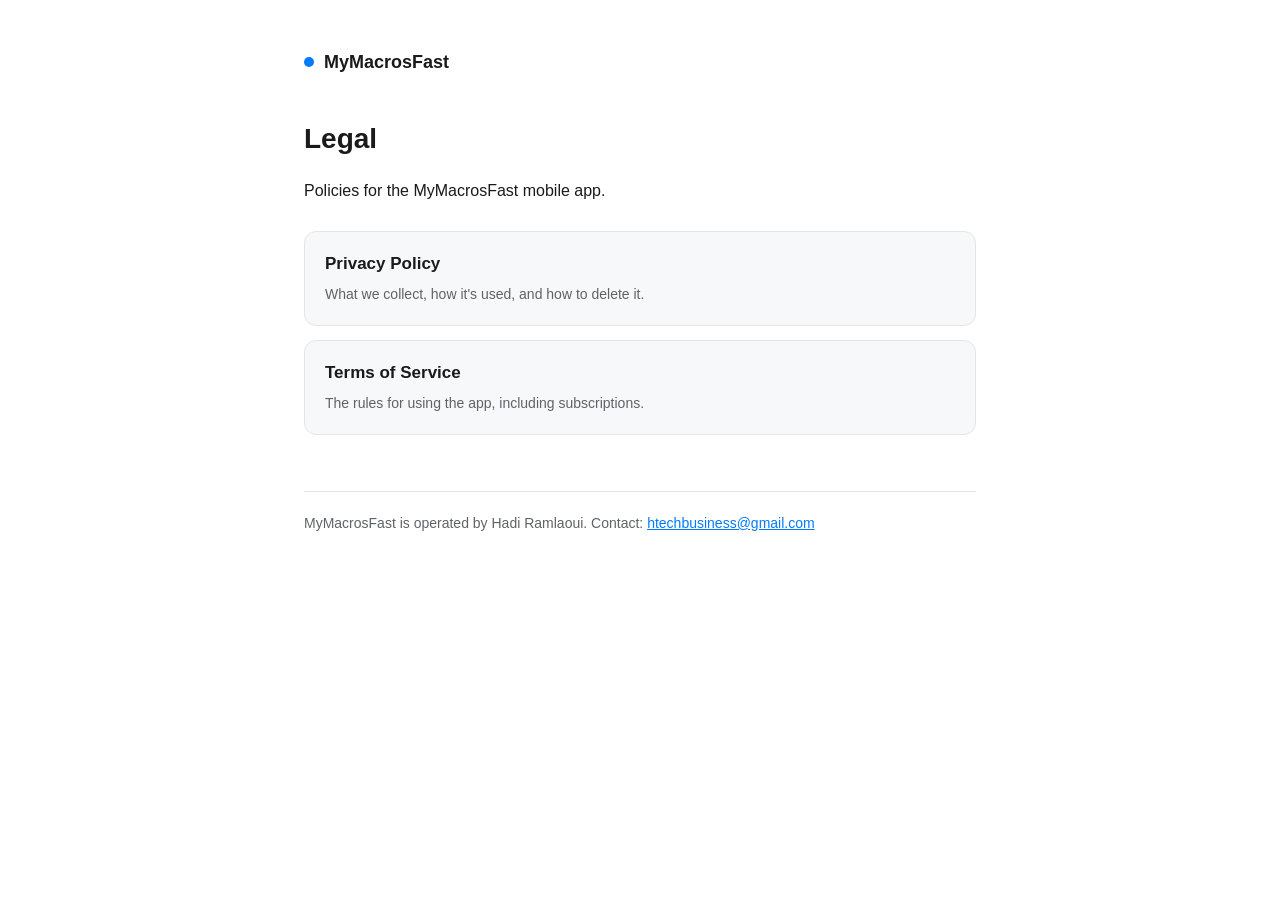
<file: index.html>
<!doctype html>
<html lang="en">
<head>
<meta charset="utf-8">
<meta name="viewport" content="width=device-width, initial-scale=1">
<title>MyMacrosFast — Legal</title>
<link rel="stylesheet" href="style.css">
</head>
<body>
<div class="wrap">
  <header class="page">
    <a class="brand" href="/">
      <span class="brand-dot" aria-hidden="true"></span>
      MyMacrosFast
    </a>
  </header>

  <h1>Legal</h1>
  <p>Policies for the MyMacrosFast mobile app.</p>

  <div class="card-links">
    <a class="card-link" href="privacy.html">
      <strong>Privacy Policy</strong>
      <span>What we collect, how it's used, and how to delete it.</span>
    </a>
    <a class="card-link" href="terms.html">
      <strong>Terms of Service</strong>
      <span>The rules for using the app, including subscriptions.</span>
    </a>
  </div>

  <footer>
    MyMacrosFast is operated by Hadi Ramlaoui. Contact:
    <a href="mailto:htechbusiness@gmail.com">htechbusiness@gmail.com</a>
  </footer>
</div>
</body>
</html>
</file>
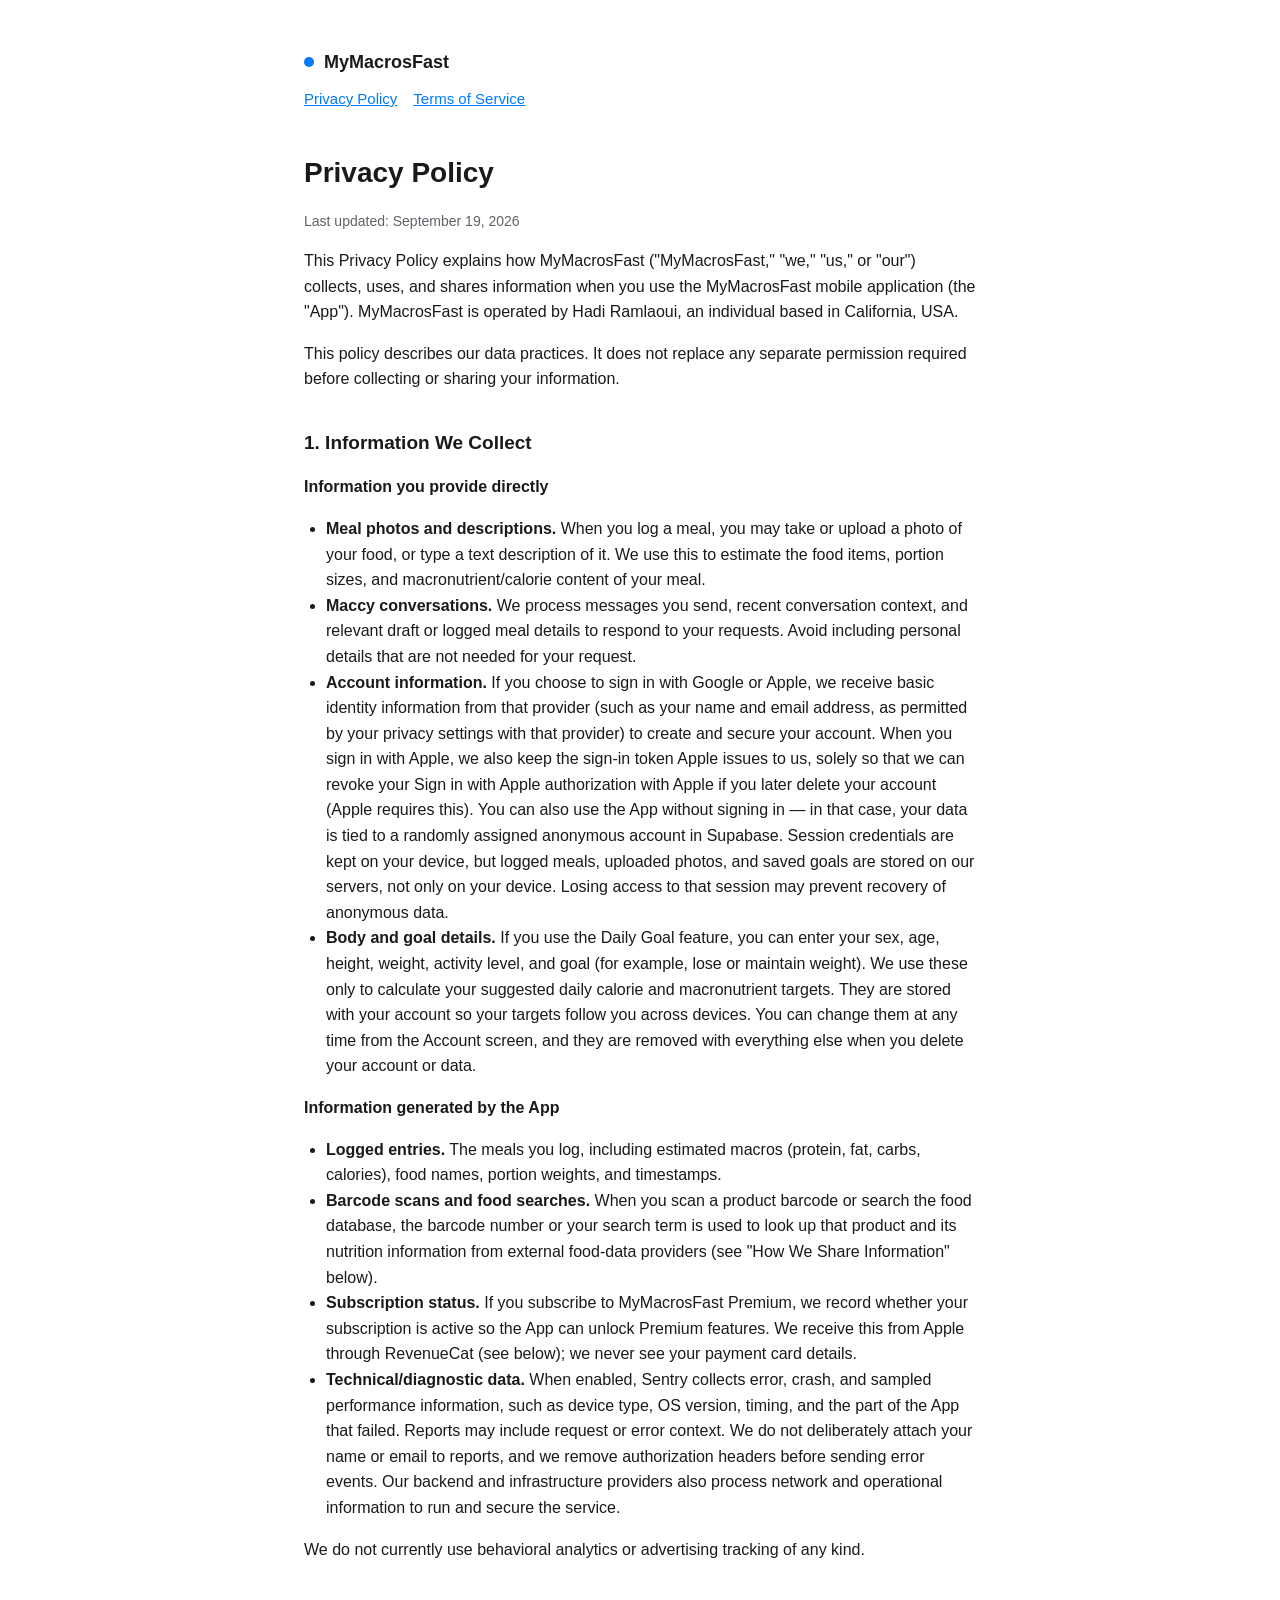
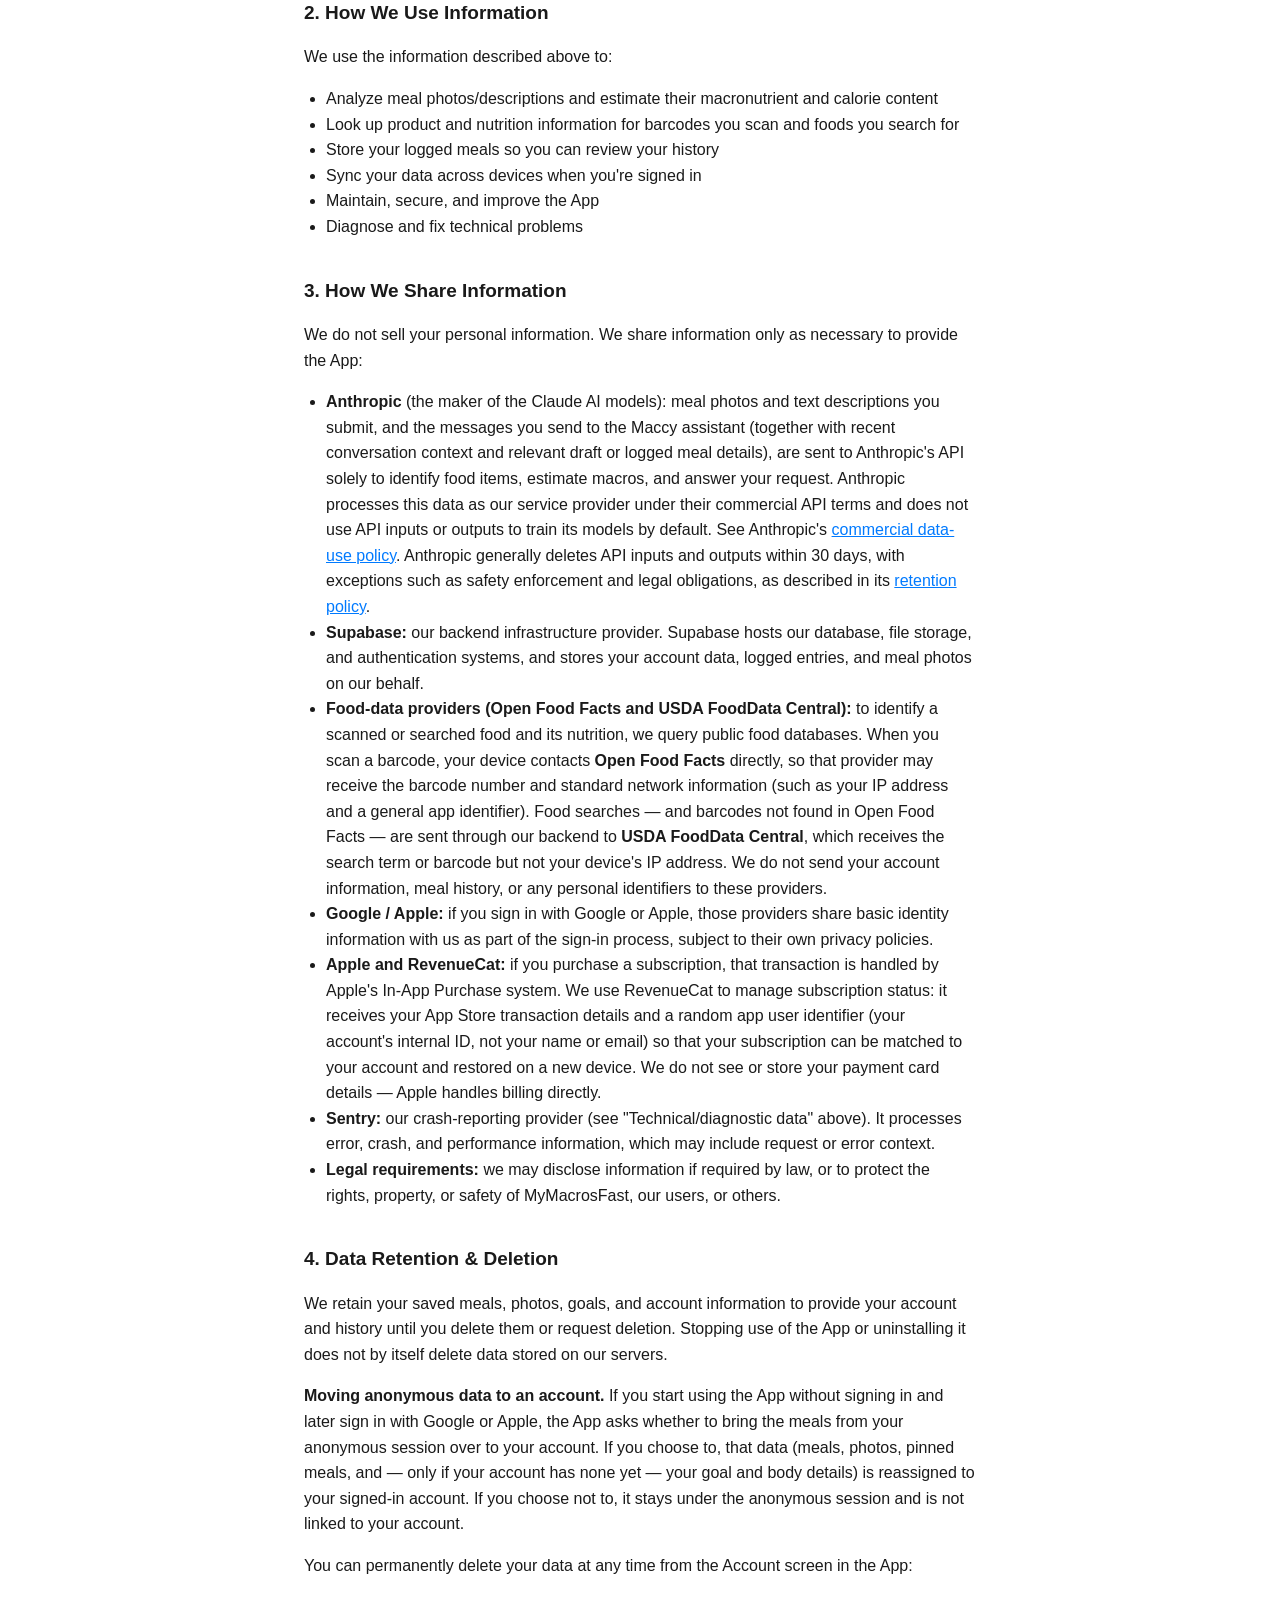
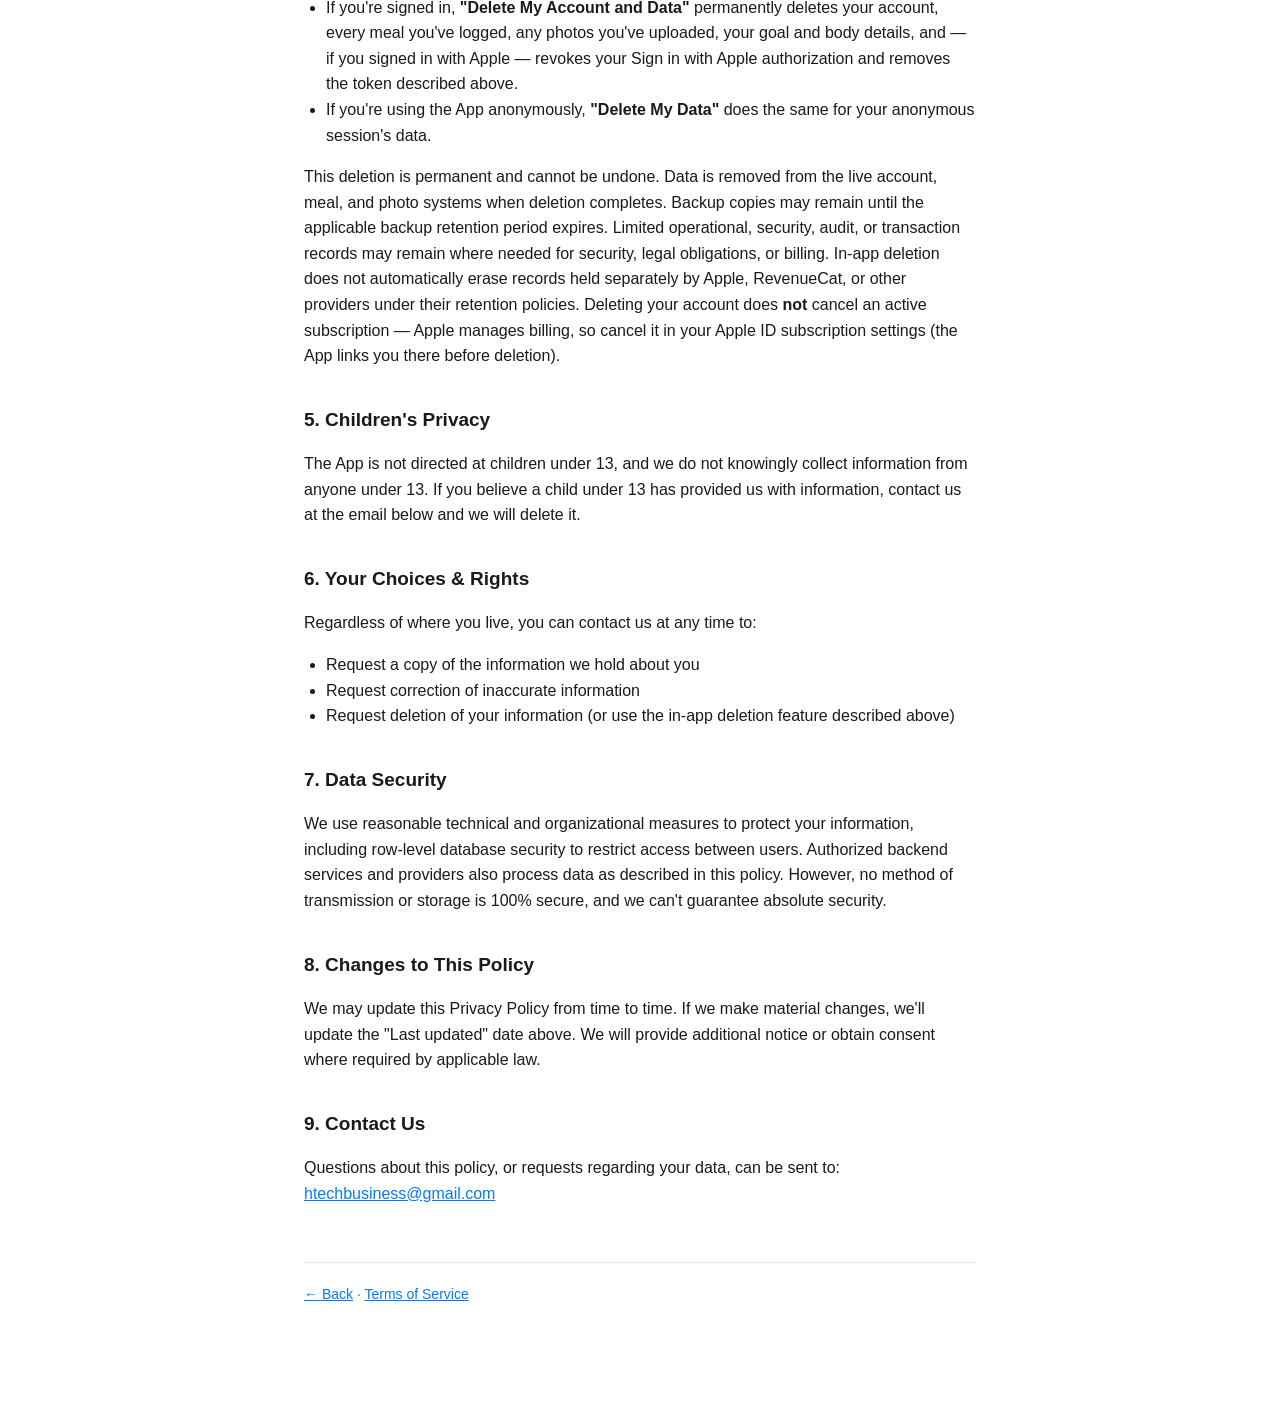
<file: privacy.html>
<!doctype html>
<html lang="en">
<head>
<meta charset="utf-8">
<meta name="viewport" content="width=device-width, initial-scale=1">
<title>Privacy Policy — MyMacrosFast</title>
<link rel="stylesheet" href="style.css">
</head>
<body>
<div class="wrap">
  <header class="page">
    <a class="brand" href="index.html">
      <span class="brand-dot" aria-hidden="true"></span>
      MyMacrosFast
    </a>
    <div class="nav-links">
      <a href="privacy.html">Privacy Policy</a>
      <a href="terms.html">Terms of Service</a>
    </div>
  </header>

  <h1>Privacy Policy</h1>
  <p class="updated">Last updated: September 19, 2026</p>

  <p>This Privacy Policy explains how MyMacrosFast ("MyMacrosFast," "we," "us,"
  or "our") collects, uses, and shares information when you use the
  MyMacrosFast mobile application (the "App"). MyMacrosFast is operated by
  Hadi Ramlaoui, an individual based in California, USA.</p>

  <p>This policy describes our data practices. It does not replace any
  separate permission required before collecting or sharing your information.</p>

  <h2>1. Information We Collect</h2>
  <p><strong>Information you provide directly</strong></p>
  <ul>
    <li><strong>Meal photos and descriptions.</strong> When you log a meal,
    you may take or upload a photo of your food, or type a text description
    of it. We use this to estimate the food items, portion sizes, and
    macronutrient/calorie content of your meal.</li>
    <li><strong>Maccy conversations.</strong> We process messages you send,
    recent conversation context, and relevant draft or logged meal details
    to respond to your requests. Avoid including personal details that are
    not needed for your request.</li>
    <li><strong>Account information.</strong> If you choose to sign in with
    Google or Apple, we receive basic identity information from that
    provider (such as your name and email address, as permitted by your
    privacy settings with that provider) to create and secure your account.
    When you sign in with Apple, we also keep the sign-in token Apple issues
    to us, solely so that we can revoke your Sign in with Apple authorization
    with Apple if you later delete your account (Apple requires this). You
    can also use the App without signing in — in that case, your data is
    tied to a randomly assigned anonymous account in Supabase. Session
    credentials are kept on your device, but logged meals, uploaded photos,
    and saved goals are stored on our servers, not only on your device.
    Losing access to that session may prevent recovery of anonymous data.</li>
    <li><strong>Body and goal details.</strong> If you use the Daily Goal
    feature, you can enter your sex, age, height, weight, activity level,
    and goal (for example, lose or maintain weight). We use these only to
    calculate your suggested daily calorie and macronutrient targets. They
    are stored with your account so your targets follow you across devices.
    You can change them at any time from the Account screen, and they are
    removed with everything else when you delete your account or data.</li>
  </ul>

  <p><strong>Information generated by the App</strong></p>
  <ul>
    <li><strong>Logged entries.</strong> The meals you log, including
    estimated macros (protein, fat, carbs, calories), food names, portion
    weights, and timestamps.</li>
    <li><strong>Barcode scans and food searches.</strong> When you scan a
    product barcode or search the food database, the barcode number or
    your search term is used to look up that product and its nutrition
    information from external food-data providers (see "How We Share
    Information" below).</li>
    <li><strong>Subscription status.</strong> If you subscribe to
    MyMacrosFast Premium, we record whether your subscription is active so
    the App can unlock Premium features. We receive this from Apple through
    RevenueCat (see below); we never see your payment card details.</li>
    <li><strong>Technical/diagnostic data.</strong> When enabled, Sentry
    collects error, crash, and sampled performance information, such as
    device type, OS version, timing, and the part of the App that failed.
    Reports may include request or error context. We do not deliberately
    attach your name or email to reports, and we remove authorization
    headers before sending error events. Our backend and infrastructure
    providers also process network and operational information to run and
    secure the service.</li>
  </ul>

  <p>We do not currently use behavioral analytics or advertising tracking of
  any kind.</p>

  <h2>2. How We Use Information</h2>
  <p>We use the information described above to:</p>
  <ul>
    <li>Analyze meal photos/descriptions and estimate their macronutrient and
    calorie content</li>
    <li>Look up product and nutrition information for barcodes you scan and
    foods you search for</li>
    <li>Store your logged meals so you can review your history</li>
    <li>Sync your data across devices when you're signed in</li>
    <li>Maintain, secure, and improve the App</li>
    <li>Diagnose and fix technical problems</li>
  </ul>

  <h2>3. How We Share Information</h2>
  <p>We do not sell your personal information. We share information only as
  necessary to provide the App:</p>
  <ul>
    <li><strong>Anthropic</strong> (the maker of the Claude AI models): meal
    photos and text descriptions you submit, and the messages you send to
    the Maccy assistant (together with recent conversation context and
    relevant draft or logged meal details), are sent to Anthropic's API solely to identify food
    items, estimate macros, and answer your request. Anthropic processes
    this data as our service provider under their commercial API terms and
    does not use API inputs or outputs to train its models by default.
    See Anthropic's <a href="https://privacy.claude.com/en/articles/7996868-is-my-data-used-for-model-training">commercial data-use policy</a>.
    Anthropic generally deletes API inputs and outputs within 30 days,
    with exceptions such as safety enforcement and legal obligations, as
    described in its <a href="https://privacy.claude.com/en/articles/7996866-how-long-do-you-store-my-organization-s-data">retention policy</a>.</li>
    <li><strong>Supabase:</strong> our backend infrastructure provider.
    Supabase hosts our database, file storage, and authentication systems,
    and stores your account data, logged entries, and meal photos on our
    behalf.</li>
    <li><strong>Food-data providers (Open Food Facts and USDA FoodData
    Central):</strong> to identify a scanned or searched food and its
    nutrition, we query public food databases. When you scan a barcode,
    your device contacts <strong>Open Food Facts</strong> directly, so that
    provider may receive the barcode number and standard network
    information (such as your IP address and a general app identifier).
    Food searches — and barcodes not found in Open Food Facts — are sent
    through our backend to <strong>USDA FoodData Central</strong>, which
    receives the search term or barcode but not your device's IP address.
    We do not send your account information, meal history, or any personal
    identifiers to these providers.</li>
    <li><strong>Google / Apple:</strong> if you sign in with Google or Apple,
    those providers share basic identity information with us as part of the
    sign-in process, subject to their own privacy policies.</li>
    <li><strong>Apple and RevenueCat:</strong> if you purchase a
    subscription, that transaction is handled by Apple's In-App Purchase
    system. We use RevenueCat to manage subscription status: it receives
    your App Store transaction details and a random app user identifier
    (your account's internal ID, not your name or email) so that your
    subscription can be matched to your account and restored on a new
    device. We do not see or store your payment card details — Apple handles
    billing directly.</li>
    <li><strong>Sentry:</strong> our crash-reporting provider (see
    "Technical/diagnostic data" above). It processes error, crash, and performance information, which may
    include request or error context.</li>
    <li><strong>Legal requirements:</strong> we may disclose information if
    required by law, or to protect the rights, property, or safety of
    MyMacrosFast, our users, or others.</li>
  </ul>

  <h2>4. Data Retention &amp; Deletion</h2>
  <p>We retain your saved meals, photos, goals, and account information
  to provide your account and history until you delete them or request
  deletion. Stopping use of the App or uninstalling it does not by itself
  delete data stored on our servers.</p>
  <p><strong>Moving anonymous data to an account.</strong> If you start
  using the App without signing in and later sign in with Google or Apple,
  the App asks whether to bring the meals from your anonymous session over
  to your account. If you choose to, that data (meals, photos, pinned meals,
  and — only if your account has none yet — your goal and body details) is
  reassigned to your signed-in account. If you choose not to,
  it stays under the anonymous session and is not linked to your account.</p>
  <p>You can permanently delete your data at any time from the Account
  screen in the App:</p>
  <ul>
    <li>If you're signed in, <strong>"Delete My Account and Data"</strong>
    permanently deletes your account, every meal you've logged, any photos
    you've uploaded, your goal and body details, and — if you signed in with
    Apple — revokes your Sign in with Apple authorization and removes the
    token described above.</li>
    <li>If you're using the App anonymously, <strong>"Delete My Data"</strong>
    does the same for your anonymous session's data.</li>
  </ul>
  <p>This deletion is permanent and cannot be undone. Data is removed from
  the live account, meal, and photo systems when deletion completes.
  Backup copies may remain until the applicable backup retention period
  expires. Limited operational, security, audit, or transaction records
  may remain where needed for security, legal obligations, or billing.
  In-app deletion does not automatically erase records held separately by
  Apple, RevenueCat, or other providers under their retention policies. Deleting your
  account does <strong>not</strong> cancel an active subscription — Apple
  manages billing, so cancel it in your Apple ID subscription settings
  (the App links you there before deletion).</p>

  <h2>5. Children's Privacy</h2>
  <p>The App is not directed at children under 13, and we do not knowingly
  collect information from anyone under 13. If you believe a child under 13
  has provided us with information, contact us at the email below and we
  will delete it.</p>

  <h2>6. Your Choices &amp; Rights</h2>
  <p>Regardless of where you live, you can contact us at any time to:</p>
  <ul>
    <li>Request a copy of the information we hold about you</li>
    <li>Request correction of inaccurate information</li>
    <li>Request deletion of your information (or use the in-app deletion
    feature described above)</li>
  </ul>

  <h2>7. Data Security</h2>
  <p>We use reasonable technical and organizational measures to protect your
  information, including row-level database security to restrict access between users.
  Authorized backend services and providers also process data as described
  in this policy. However, no method of transmission or storage is
  100% secure, and we can't guarantee absolute security.</p>

  <h2>8. Changes to This Policy</h2>
  <p>We may update this Privacy Policy from time to time. If we make material
  changes, we'll update the "Last updated" date above. We will provide additional notice or obtain consent where required
  by applicable law.</p>

  <h2>9. Contact Us</h2>
  <p>Questions about this policy, or requests regarding your data, can be
  sent to: <a href="mailto:htechbusiness@gmail.com">htechbusiness@gmail.com</a></p>

  <footer>
    <a href="index.html">← Back</a> · <a href="terms.html">Terms of Service</a>
  </footer>
</div>
</body>
</html>
</file>
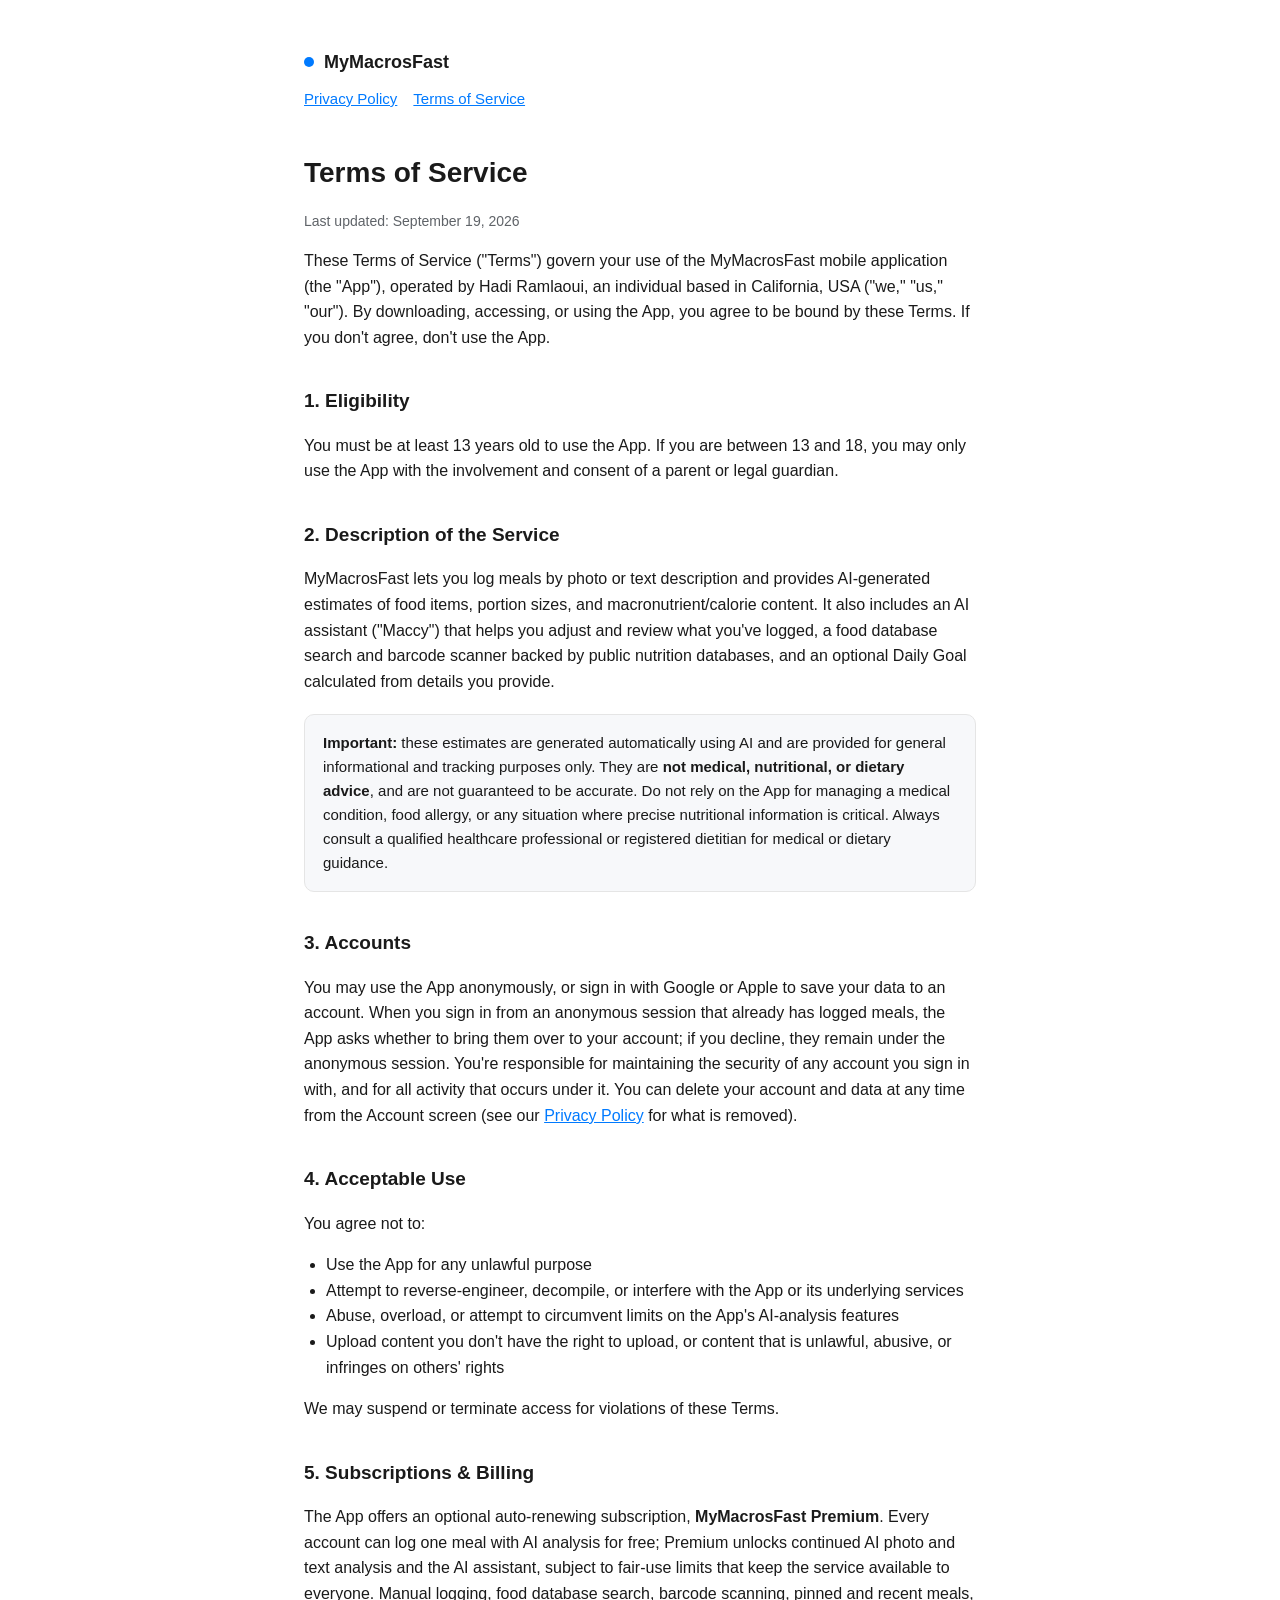
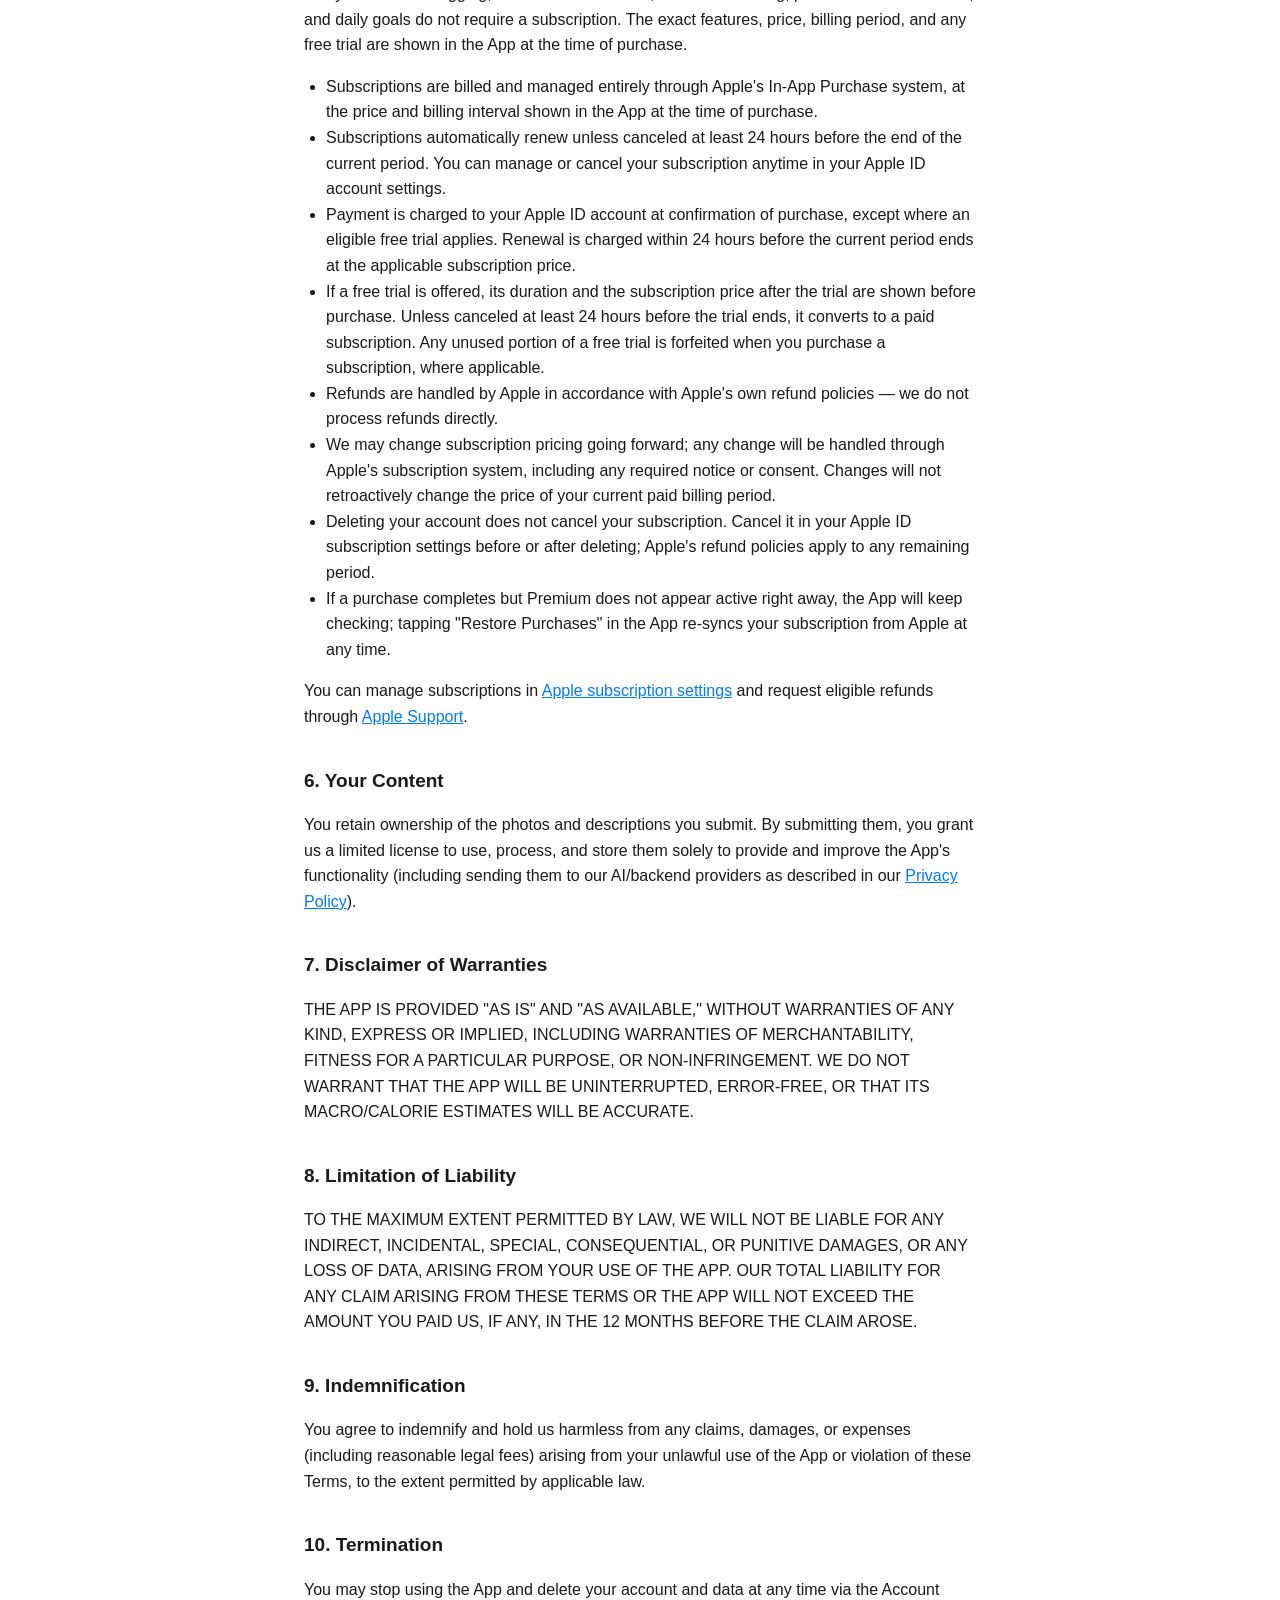
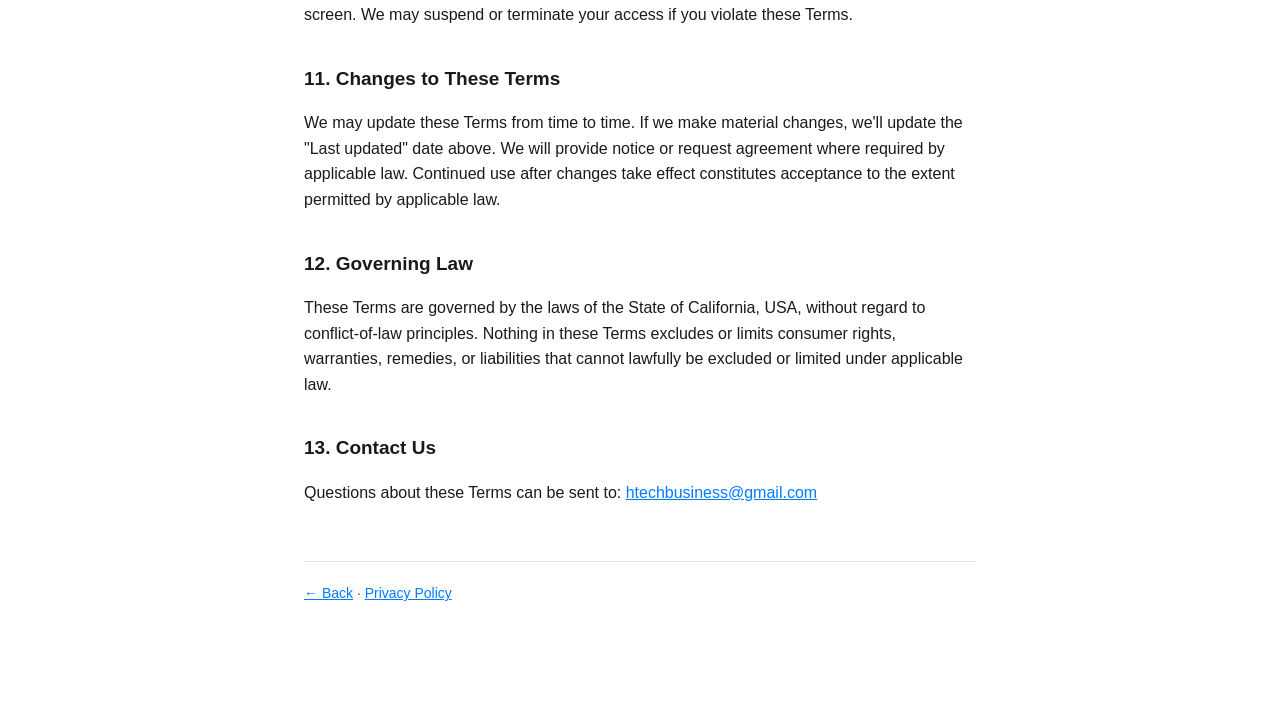
<file: terms.html>
<!doctype html>
<html lang="en">
<head>
<meta charset="utf-8">
<meta name="viewport" content="width=device-width, initial-scale=1">
<title>Terms of Service — MyMacrosFast</title>
<link rel="stylesheet" href="style.css">
</head>
<body>
<div class="wrap">
  <header class="page">
    <a class="brand" href="index.html">
      <span class="brand-dot" aria-hidden="true"></span>
      MyMacrosFast
    </a>
    <div class="nav-links">
      <a href="privacy.html">Privacy Policy</a>
      <a href="terms.html">Terms of Service</a>
    </div>
  </header>

  <h1>Terms of Service</h1>
  <p class="updated">Last updated: September 19, 2026</p>

  <p>These Terms of Service ("Terms") govern your use of the MyMacrosFast
  mobile application (the "App"), operated by Hadi Ramlaoui, an individual
  based in California, USA ("we," "us," "our"). By downloading, accessing,
  or using the App, you agree to be bound by these Terms. If you don't
  agree, don't use the App.</p>

  <h2>1. Eligibility</h2>
  <p>You must be at least 13 years old to use the App. If you are between 13
  and 18, you may only use the App with the involvement and consent of a
  parent or legal guardian.</p>

  <h2>2. Description of the Service</h2>
  <p>MyMacrosFast lets you log meals by photo or text description and
  provides AI-generated estimates of food items, portion sizes, and
  macronutrient/calorie content. It also includes an AI assistant
  ("Maccy") that helps you adjust and review what you've logged, a food
  database search and barcode scanner backed by public nutrition databases,
  and an optional Daily Goal calculated from details you provide.</p>

  <div class="callout">
    <strong>Important:</strong> these estimates are generated automatically
    using AI and are provided for general informational and tracking
    purposes only. They are <strong>not medical, nutritional, or dietary
    advice</strong>, and are not guaranteed to be accurate. Do not rely on
    the App for managing a medical condition, food allergy, or any situation
    where precise nutritional information is critical. Always consult a
    qualified healthcare professional or registered dietitian for medical or
    dietary guidance.
  </div>

  <h2>3. Accounts</h2>
  <p>You may use the App anonymously, or sign in with Google or Apple to
  save your data to an account. When you sign in from an anonymous session
  that already has logged meals, the App asks whether to bring them over to
  your account; if you decline, they remain under the anonymous session.
  You're responsible for maintaining the security of any account you sign in
  with, and for all activity that occurs under it. You can delete your
  account and data at any time from the Account screen (see our
  <a href="privacy.html">Privacy Policy</a> for what is removed).</p>

  <h2>4. Acceptable Use</h2>
  <p>You agree not to:</p>
  <ul>
    <li>Use the App for any unlawful purpose</li>
    <li>Attempt to reverse-engineer, decompile, or interfere with the App or
    its underlying services</li>
    <li>Abuse, overload, or attempt to circumvent limits on the App's
    AI-analysis features</li>
    <li>Upload content you don't have the right to upload, or content that
    is unlawful, abusive, or infringes on others' rights</li>
  </ul>
  <p>We may suspend or terminate access for violations of these Terms.</p>

  <h2>5. Subscriptions &amp; Billing</h2>
  <p>The App offers an optional auto-renewing subscription,
  <strong>MyMacrosFast Premium</strong>. Every account can log one meal with
  AI analysis for free; Premium unlocks continued AI photo and text analysis
  and the AI assistant, subject to fair-use limits that keep the service
  available to everyone. Manual logging, food database search, barcode
  scanning, pinned and recent meals, and daily goals do not require a
  subscription. The exact features, price, billing period, and any free
  trial are shown in the App at the time of purchase.</p>
  <ul>
    <li>Subscriptions are billed and managed entirely through Apple's
    In-App Purchase system, at the price and billing interval shown in the
    App at the time of purchase.</li>
    <li>Subscriptions automatically renew unless canceled at least 24 hours
    before the end of the current period. You can manage or cancel your
    subscription anytime in your Apple ID account settings.</li>
    <li>Payment is charged to your Apple ID account at confirmation of
    purchase, except where an eligible free trial applies. Renewal is
    charged within 24 hours before the current period ends at the applicable
    subscription price.</li>
    <li>If a free trial is offered, its duration and the subscription price
    after the trial are shown before purchase. Unless canceled at least
    24 hours before the trial ends, it converts to a paid subscription.
    Any unused portion of a free trial is forfeited when you purchase a
    subscription, where applicable.</li>
    <li>Refunds are handled by Apple in accordance with Apple's own refund
    policies — we do not process refunds directly.</li>
    <li>We may change subscription pricing going forward; any change will be
    handled through Apple's subscription system, including any required
    notice or consent. Changes will not retroactively change the price of
    your current paid billing period.</li>
    <li>Deleting your account does not cancel your subscription. Cancel it
    in your Apple ID subscription settings before or after deleting; Apple's
    refund policies apply to any remaining period.</li>
    <li>If a purchase completes but Premium does not appear active right
    away, the App will keep checking; tapping "Restore Purchases" in the
    App re-syncs your subscription from Apple at any time.</li>
  </ul>

  <p>You can manage subscriptions in
  <a href="https://apps.apple.com/account/subscriptions">Apple subscription settings</a>
  and request eligible refunds through
  <a href="https://reportaproblem.apple.com/">Apple Support</a>.</p>

  <h2>6. Your Content</h2>
  <p>You retain ownership of the photos and descriptions you submit. By
  submitting them, you grant us a limited license to use, process, and store
  them solely to provide and improve the App's functionality (including
  sending them to our AI/backend providers as described in our
  <a href="privacy.html">Privacy Policy</a>).</p>

  <h2>7. Disclaimer of Warranties</h2>
  <p class="legal">THE APP IS PROVIDED "AS IS" AND "AS AVAILABLE," WITHOUT
  WARRANTIES OF ANY KIND, EXPRESS OR IMPLIED, INCLUDING WARRANTIES OF
  MERCHANTABILITY, FITNESS FOR A PARTICULAR PURPOSE, OR NON-INFRINGEMENT. WE
  DO NOT WARRANT THAT THE APP WILL BE UNINTERRUPTED, ERROR-FREE, OR THAT ITS
  MACRO/CALORIE ESTIMATES WILL BE ACCURATE.</p>

  <h2>8. Limitation of Liability</h2>
  <p class="legal">TO THE MAXIMUM EXTENT PERMITTED BY LAW, WE WILL NOT BE
  LIABLE FOR ANY INDIRECT, INCIDENTAL, SPECIAL, CONSEQUENTIAL, OR PUNITIVE
  DAMAGES, OR ANY LOSS OF DATA, ARISING FROM YOUR USE OF THE APP. OUR TOTAL
  LIABILITY FOR ANY CLAIM ARISING FROM THESE TERMS OR THE APP WILL NOT
  EXCEED THE AMOUNT YOU PAID US, IF ANY, IN THE 12 MONTHS BEFORE THE CLAIM
  AROSE.</p>

  <h2>9. Indemnification</h2>
  <p>You agree to indemnify and hold us harmless from any claims, damages,
  or expenses (including reasonable legal fees) arising from your unlawful
  use of the App or violation of these Terms, to the extent permitted by
  applicable law.</p>

  <h2>10. Termination</h2>
  <p>You may stop using the App and delete your account and data at any
  time via the Account screen. We may suspend or terminate your access if
  you violate these Terms.</p>

  <h2>11. Changes to These Terms</h2>
  <p>We may update these Terms from time to time. If we make material
  changes, we'll update the "Last updated" date above. We will provide notice or request agreement where required by
  applicable law. Continued use after changes take effect constitutes
  acceptance to the extent permitted by applicable law.</p>

  <h2>12. Governing Law</h2>
  <p>These Terms are governed by the laws of the State of California, USA,
  without regard to conflict-of-law principles. Nothing in these Terms
  excludes or limits consumer rights, warranties, remedies, or liabilities
  that cannot lawfully be excluded or limited under applicable law.</p>

  <h2>13. Contact Us</h2>
  <p>Questions about these Terms can be sent to:
  <a href="mailto:htechbusiness@gmail.com">htechbusiness@gmail.com</a></p>

  <footer>
    <a href="index.html">← Back</a> · <a href="privacy.html">Privacy Policy</a>
  </footer>
</div>
</body>
</html>
</file>
<file: style.css>
:root {
  color-scheme: light dark;
  --bg: #ffffff;
  --text: #1a1a1a;
  --muted: #5f6368;
  --accent: #007aff;
  --border: #e5e5e5;
  --card: #f7f8fa;
}

@media (prefers-color-scheme: dark) {
  :root {
    --bg: #14161a;
    --text: #eaeaea;
    --muted: #9aa0a6;
    --accent: #4da3ff;
    --border: #2a2d33;
    --card: #1c1f24;
  }
}

* {
  box-sizing: border-box;
}

body {
  margin: 0;
  background: var(--bg);
  color: var(--text);
  font-family: -apple-system, BlinkMacSystemFont, "Segoe UI", Roboto, Helvetica, Arial, sans-serif;
  line-height: 1.6;
}

.wrap {
  max-width: 720px;
  margin: 0 auto;
  padding: 48px 24px 96px;
}

header.page {
  margin-bottom: 40px;
}

.brand {
  display: inline-flex;
  align-items: center;
  gap: 10px;
  text-decoration: none;
  color: var(--text);
  font-weight: 700;
  font-size: 18px;
}

.brand-dot {
  width: 10px;
  height: 10px;
  border-radius: 50%;
  background: var(--accent);
}

h1 {
  font-size: 28px;
  margin: 24px 0 4px;
}

h2 {
  font-size: 19px;
  margin: 36px 0 8px;
}

.updated {
  color: var(--muted);
  font-size: 14px;
  margin-bottom: 8px;
}

p, li {
  font-size: 16px;
}

ul {
  padding-left: 22px;
}

.callout {
  background: var(--card);
  border: 1px solid var(--border);
  border-radius: 10px;
  padding: 16px 18px;
  margin: 20px 0;
  font-size: 15px;
}

.legal {
  text-transform: none;
  letter-spacing: 0;
}

a {
  color: var(--accent);
}

.nav-links {
  display: flex;
  gap: 16px;
  margin-top: 10px;
  font-size: 15px;
}

.card-links {
  display: grid;
  gap: 14px;
  margin-top: 28px;
}

.card-link {
  display: block;
  border: 1px solid var(--border);
  border-radius: 12px;
  padding: 18px 20px;
  text-decoration: none;
  color: var(--text);
  background: var(--card);
}

.card-link strong {
  display: block;
  font-size: 17px;
  margin-bottom: 4px;
}

.card-link span {
  color: var(--muted);
  font-size: 14px;
}

footer {
  margin-top: 56px;
  padding-top: 20px;
  border-top: 1px solid var(--border);
  color: var(--muted);
  font-size: 14px;
}
</file>
